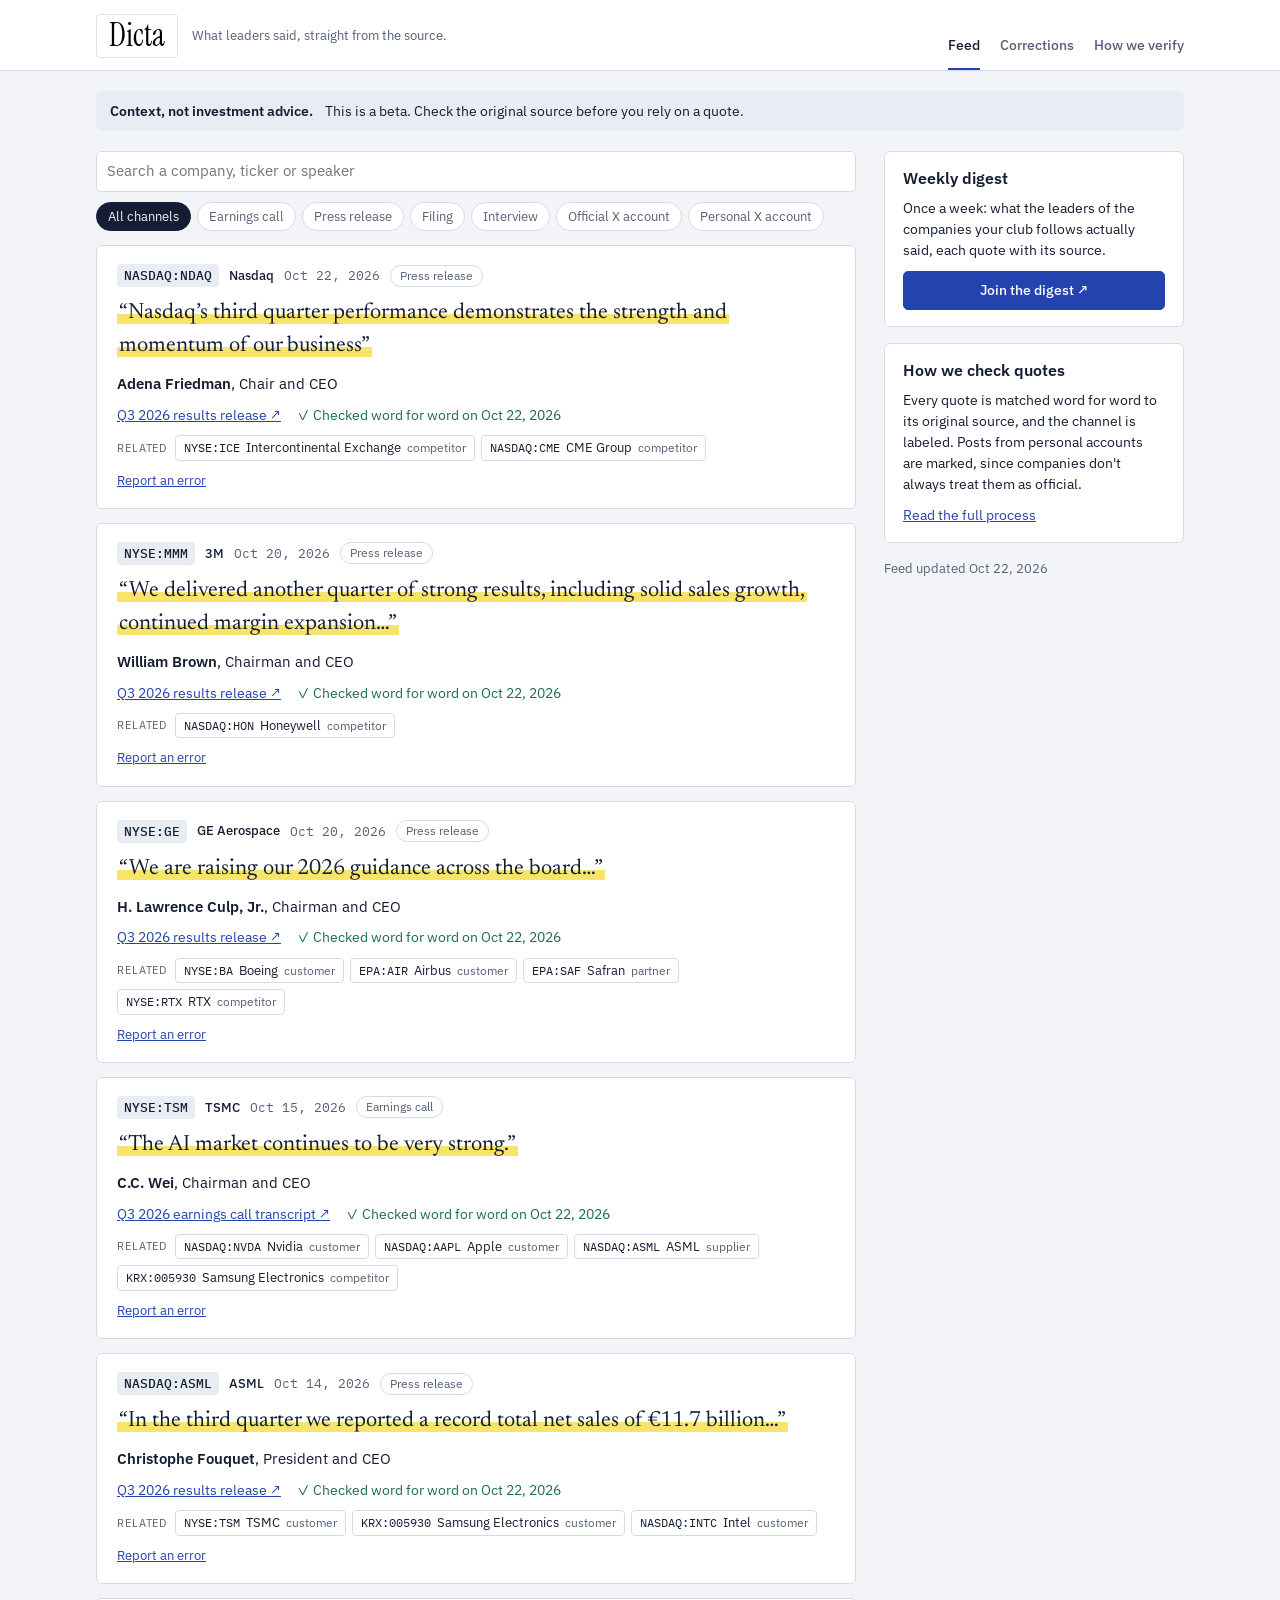
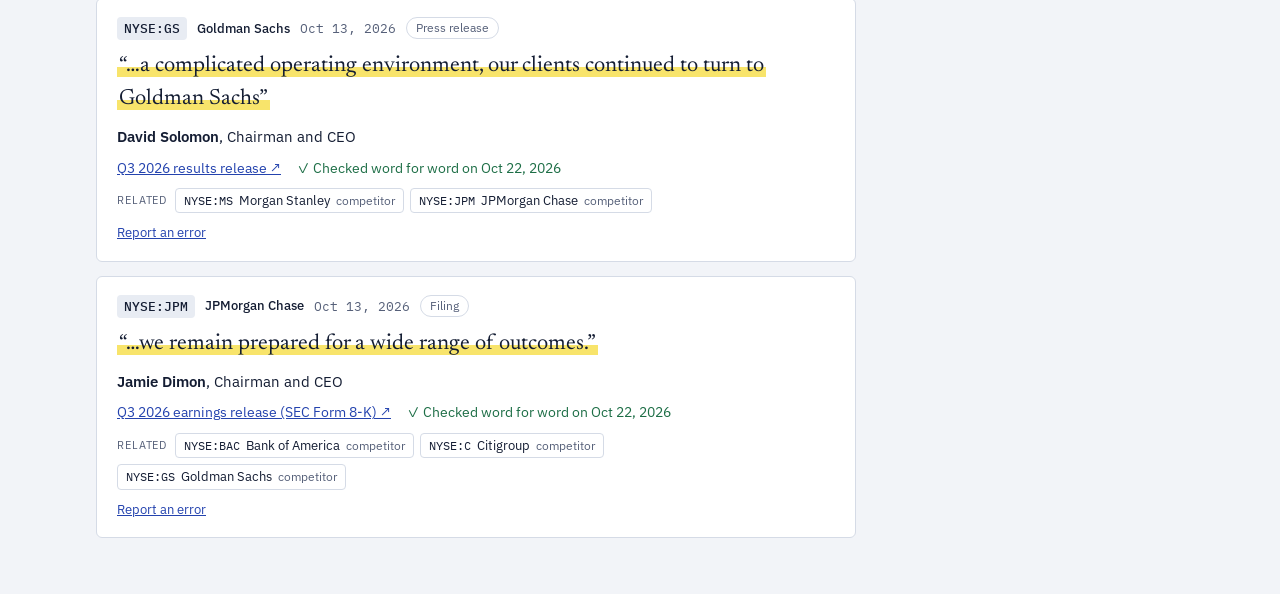
<file: index.html>
<!doctype html>
<html lang="en">
<head>
<meta charset="utf-8">
<meta name="viewport" content="width=device-width, initial-scale=1, viewport-fit=cover">
<title>Dicta</title>
  <link rel="stylesheet" href="https://fonts.googleapis.com/css2?family=Instrument+Serif&display=swap">
<meta name="description" content="What company leaders said, word for word, with the source.">
<link rel="preconnect" href="https://fonts.googleapis.com">
<link rel="preconnect" href="https://fonts.gstatic.com" crossorigin>
<link rel="stylesheet" href="https://fonts.googleapis.com/css2?family=IBM+Plex+Mono:wght@400;500&family=IBM+Plex+Sans:wght@400;500;600&family=Newsreader:ital,opsz,wght@0,6..72,400;0,6..72,500;1,6..72,400&display=swap">
<link rel="stylesheet" href="assets/style.css">
</head>
<body>
<header class="top">
  <div class="top-in">
    <a class="brand" href="#feed">
            <span class="logo">Dicta</span>
      <span class="brand-tag">What leaders said, straight from the source.</span>
    </a>
    <nav class="tabs" aria-label="Sections">
      <a href="#feed" data-view="feed">Feed</a>
      <a href="#corrections" data-view="corrections">Corrections</a>
      <a href="#about" data-view="about">How we verify</a>
    </nav>
  </div>
</header>

<div class="wrap">
  <main id="view-feed" class="view">
    <div class="notice"><b>Context, not investment advice.</b><span>This is a beta. Check the original source before you rely on a quote.</span></div>
    <div class="feed-grid">
      <section class="feed-col" aria-label="Quotes">
        <div class="filters">
          <label class="sr" for="q">Search quotes</label>
          <input id="q" type="search" placeholder="Search a company, ticker or speaker">
          <div class="chips" id="channelChips" role="group" aria-label="Filter by channel"></div>
        </div>
        <div id="feed" class="feed"><div class="empty"><b>Loading quotes…</b></div></div>
      </section>
      <aside class="side">
        <section class="box" id="digestBox" aria-label="Weekly digest"></section>
        <section class="box">
          <h2>How we check quotes</h2>
          <p>Every quote is matched word for word to its original source, and the channel is labeled. Posts from personal accounts are marked, since companies don't always treat them as official.</p>
          <a href="#about">Read the full process</a>
        </section>
        <p class="status" id="updated"></p>
      </aside>
    </div>
  </main>

  <main id="view-corrections" class="view" hidden>
    <div class="page">
      <h1>Corrections</h1>
      <p class="lede">When we get something wrong, we fix it here in the open, with the date.</p>
      <div class="clist" id="corrList"></div>
    </div>
  </main>

  <main id="view-about" class="view" hidden>
    <div class="page">
      <h1>How we verify</h1>
      <p class="lede">Dicta shows what company leaders actually said, so you can read the original instead of someone else's summary of it.</p>
      <ol>
        <li>We take the quote from the original source: an earnings release, filing, call transcript, interview or post.</li>
        <li>A person checks every word against that source before it goes up, and we link to it.</li>
        <li>We keep quotes short and mark trimmed text with "…". The link has the rest.</li>
        <li>We label the channel. Posts on an executive's personal account are marked as personal, because companies don't always treat those as official disclosure.</li>
        <li>We tag related companies, like suppliers, customers and competitors.</li>
        <li>We fix mistakes in the open. Every correction is listed on the Corrections page.</li>
      </ol>
      <h2>Not investment advice</h2>
      <p>Everyone sees the same content. Nothing here is tailored to your holdings, and nothing here tells you to buy or sell.</p>
      <h2>Team trading rule</h2>
      <p id="tradeRule" class="muted">The team's trading rule will be posted here before launch.</p>
      <h2>Contact</h2>
      <p id="contact" class="muted">Contact details coming soon.</p>
    </div>
  </main>
</div>

<script>
(function(){
"use strict";
const $=s=>document.querySelector(s);
const esc=s=>String(s==null?"":s).replace(/[&<>"']/g,c=>({"&":"&amp;","<":"&lt;",">":"&gt;",'"':"&quot;","'":"&#39;"}[c]));
const safeUrl=u=>/^https?:\/\//i.test(String(u||""))?String(u):"#";
const CHANNELS=["Earnings call","Press release","Filing","Interview","Official X account","Personal X account"];
const TONE={confident:{label:"More confident",cls:"good"},same:{label:"About the same",cls:"neutral"},cautious:{label:"More cautious",cls:"warn"}};
const VIEWS=["feed","corrections","about"];
const S={quotes:[],corrections:[],config:{},updated:"",error:"",filter:{q:"",channel:"All"}};

function fmtDate(iso){if(!iso)return"";const p=String(iso).slice(0,10).split("-");if(p.length<3)return esc(iso);const d=new Date(Date.UTC(+p[0],+p[1]-1,+p[2]));if(isNaN(d))return esc(iso);return d.toLocaleDateString("en-US",{month:"short",day:"numeric",year:"numeric",timeZone:"UTC"});}
async function getJSON(path){const r=await fetch(path+"?v="+Date.now(),{cache:"no-store"});if(!r.ok)throw new Error(path+" returned "+r.status);return r.json();}

function route(){
  let v=(location.hash||"#feed").slice(1);if(!VIEWS.includes(v))v="feed";
  VIEWS.forEach(n=>{$("#view-"+n).hidden=n!==v;});
  document.querySelectorAll(".tabs a").forEach(a=>{if(a.dataset.view===v)a.setAttribute("aria-current","page");else a.removeAttribute("aria-current");});
}
function renderChips(){
  $("#channelChips").innerHTML=["All"].concat(CHANNELS).map(c=>`<button type="button" class="chip" data-ch="${esc(c)}" aria-pressed="${S.filter.channel===c}">${esc(c==="All"?"All channels":c)}</button>`).join("");
}
function reportLink(x){
  const c=S.config||{};
  if(c.reportUrl)return `<a href="${esc(safeUrl(c.reportUrl))}" target="_blank" rel="noopener noreferrer">Report an error</a>`;
  if(c.contactEmail)return `<a href="mailto:${esc(c.contactEmail)}?subject=${encodeURIComponent("Possible error: "+x.ticker+" quote, "+x.date)}">Report an error</a><span class="sel">${esc(c.contactEmail)}</span>`;
  return "";
}
function card(x){
  const personal=x.channel==="Personal X account";
  const rel=(x.related||[]).filter(r=>r&&(r.name||r.ticker));
  const t=TONE[x.toneDirection];
  const foot=reportLink(x);
  return `<article class="qcard" id="q-${esc(x.id)}">
    <div class="qmeta"><span class="tick">${esc(x.ticker)}</span><span class="co">${esc(x.company)}</span><time datetime="${esc(x.date)}">${fmtDate(x.date)}</time><span class="chan${personal?" personal":""}">${personal?"Personal X account, not an official channel":esc(x.channel)}</span>${x.correctedAt?`<a class="corr" href="#corrections">Corrected ${fmtDate(x.correctedAt)}</a>`:""}</div>
    <blockquote class="qtext"><span class="hl">&ldquo;${esc(x.text)}&rdquo;</span></blockquote>
    <div class="who"><b>${esc(x.speaker)}</b>${x.role?", "+esc(x.role):""}</div>
    <div class="src"><a href="${esc(safeUrl(x.sourceUrl))}" target="_blank" rel="noopener noreferrer">${esc(x.sourceTitle||"Original source")} &#8599;</a>${x.verifiedAt?`<span class="ver">&#10003; Checked word for word on ${fmtDate(x.verifiedAt)}</span>`:""}</div>
    ${rel.length?`<div class="rel"><span class="rel-l">Related</span>${rel.map(r=>`<span class="rchip">${r.ticker?`<span class="mono">${esc(r.ticker)}</span>`:""}<span>${esc(r.name)}</span>${r.relation?`<i>${esc(r.relation)}</i>`:""}</span>`).join("")}</div>`:""}
    ${t?`<div class="tone"><div class="tone-h"><span class="muted">Wording vs. their past statements</span><span class="pill ${t.cls}">${t.label}</span></div>${x.toneNote?`<p>${esc(x.toneNote)}</p>`:""}<p class="tone-f">Compares wording only. Not a buy or sell signal.</p></div>`:""}
    ${foot?`<div class="foot">${foot}</div>`:""}
  </article>`;
}
function renderFeed(){
  const el=$("#feed");
  if(S.error){el.innerHTML=`<div class="empty"><b>Quotes couldn't load.</b><p>${esc(S.error)}</p></div>`;return;}
  if(!S.quotes.length){el.innerHTML=`<div class="empty"><b>No quotes yet.</b><p>Each quote goes up after a person checks it word for word against the original source.</p></div>`;return;}
  const q=S.filter.q.trim().toLowerCase(),ch=S.filter.channel;
  const items=S.quotes.filter(x=>(ch==="All"||x.channel===ch)&&(!q||[x.company,x.ticker,x.speaker,x.role,x.text].concat((x.related||[]).map(r=>(r.name||"")+" "+(r.ticker||""))).join(" ").toLowerCase().includes(q)));
  el.innerHTML=items.length?items.map(card).join(""):`<div class="empty"><b>No quotes match.</b><button type="button" class="linkbtn" id="clearFilter">Clear the search and filters</button></div>`;
}
function renderSide(){
  const c=S.config||{};
  let h=`<h2>Weekly digest</h2><p>Once a week: what the leaders of the companies your club follows actually said, each quote with its source.</p>`;
  if(c.signupUrl)h+=`<a class="btn" href="${esc(safeUrl(c.signupUrl))}" target="_blank" rel="noopener noreferrer">Join the digest &#8599;</a>`;
  else if(c.contactEmail)h+=`<p>To join, email <span class="sel">${esc(c.contactEmail)}</span></p>`;
  else h+=`<p class="muted">Sign-ups open soon.</p>`;
  $("#digestBox").innerHTML=h;
  $("#updated").textContent=S.updated?`Feed updated ${fmtDate(S.updated).replace(/<[^>]+>/g,"")}`:"";
  if(c.tradingRule){$("#tradeRule").textContent=c.tradingRule;$("#tradeRule").classList.remove("muted");}
  if(c.contactEmail){$("#contact").innerHTML=`Email <span class="sel">${esc(c.contactEmail)}</span>`;$("#contact").classList.remove("muted");}
}
function renderCorrections(){
  const el=$("#corrList");
  el.innerHTML=S.corrections.length?S.corrections.map(c=>`<div class="citem"><div class="qmeta"><time>${fmtDate(c.date)}</time><span class="co">${esc(c.label||"")}</span></div><p>${esc(c.note)}</p></div>`).join(""):`<div class="empty"><b>No corrections yet.</b><p>If we fix a quote, the change will be listed here with the date.</p></div>`;
}
async function load(){
  try{
    const q=await getJSON("data/quotes.json");
    S.quotes=(q.quotes||[]).slice().sort((a,b)=>String(b.date).localeCompare(String(a.date)));
    S.updated=q.updated||"";
  }catch(e){
    S.error=location.protocol==="file:"?"Browsers block the data files when you open this page straight from your computer. Open it through the website address, or run a local server.":"The data file is missing or has a typo. If you just edited data/quotes.json, check it for a missing comma or quote mark.";
    console.error(e);
  }
  try{S.config=await getJSON("data/config.json");}catch(_){S.config={};}
  try{const c=await getJSON("data/corrections.json");S.corrections=(c.corrections||[]).slice().sort((a,b)=>String(b.date).localeCompare(String(a.date)));}catch(_){S.corrections=[];}
  renderFeed();renderSide();renderCorrections();
}
$("#q").addEventListener("input",e=>{S.filter.q=e.target.value;renderFeed();});
$("#channelChips").addEventListener("click",e=>{const b=e.target.closest("[data-ch]");if(!b)return;S.filter.channel=b.dataset.ch;renderChips();renderFeed();});
$("#feed").addEventListener("click",e=>{if(e.target.id==="clearFilter"){S.filter={q:"",channel:"All"};$("#q").value="";renderChips();renderFeed();}});
window.addEventListener("hashchange",route);
route();renderChips();renderSide();renderCorrections();load();
})();
</script>
</body>
</html>
</file>
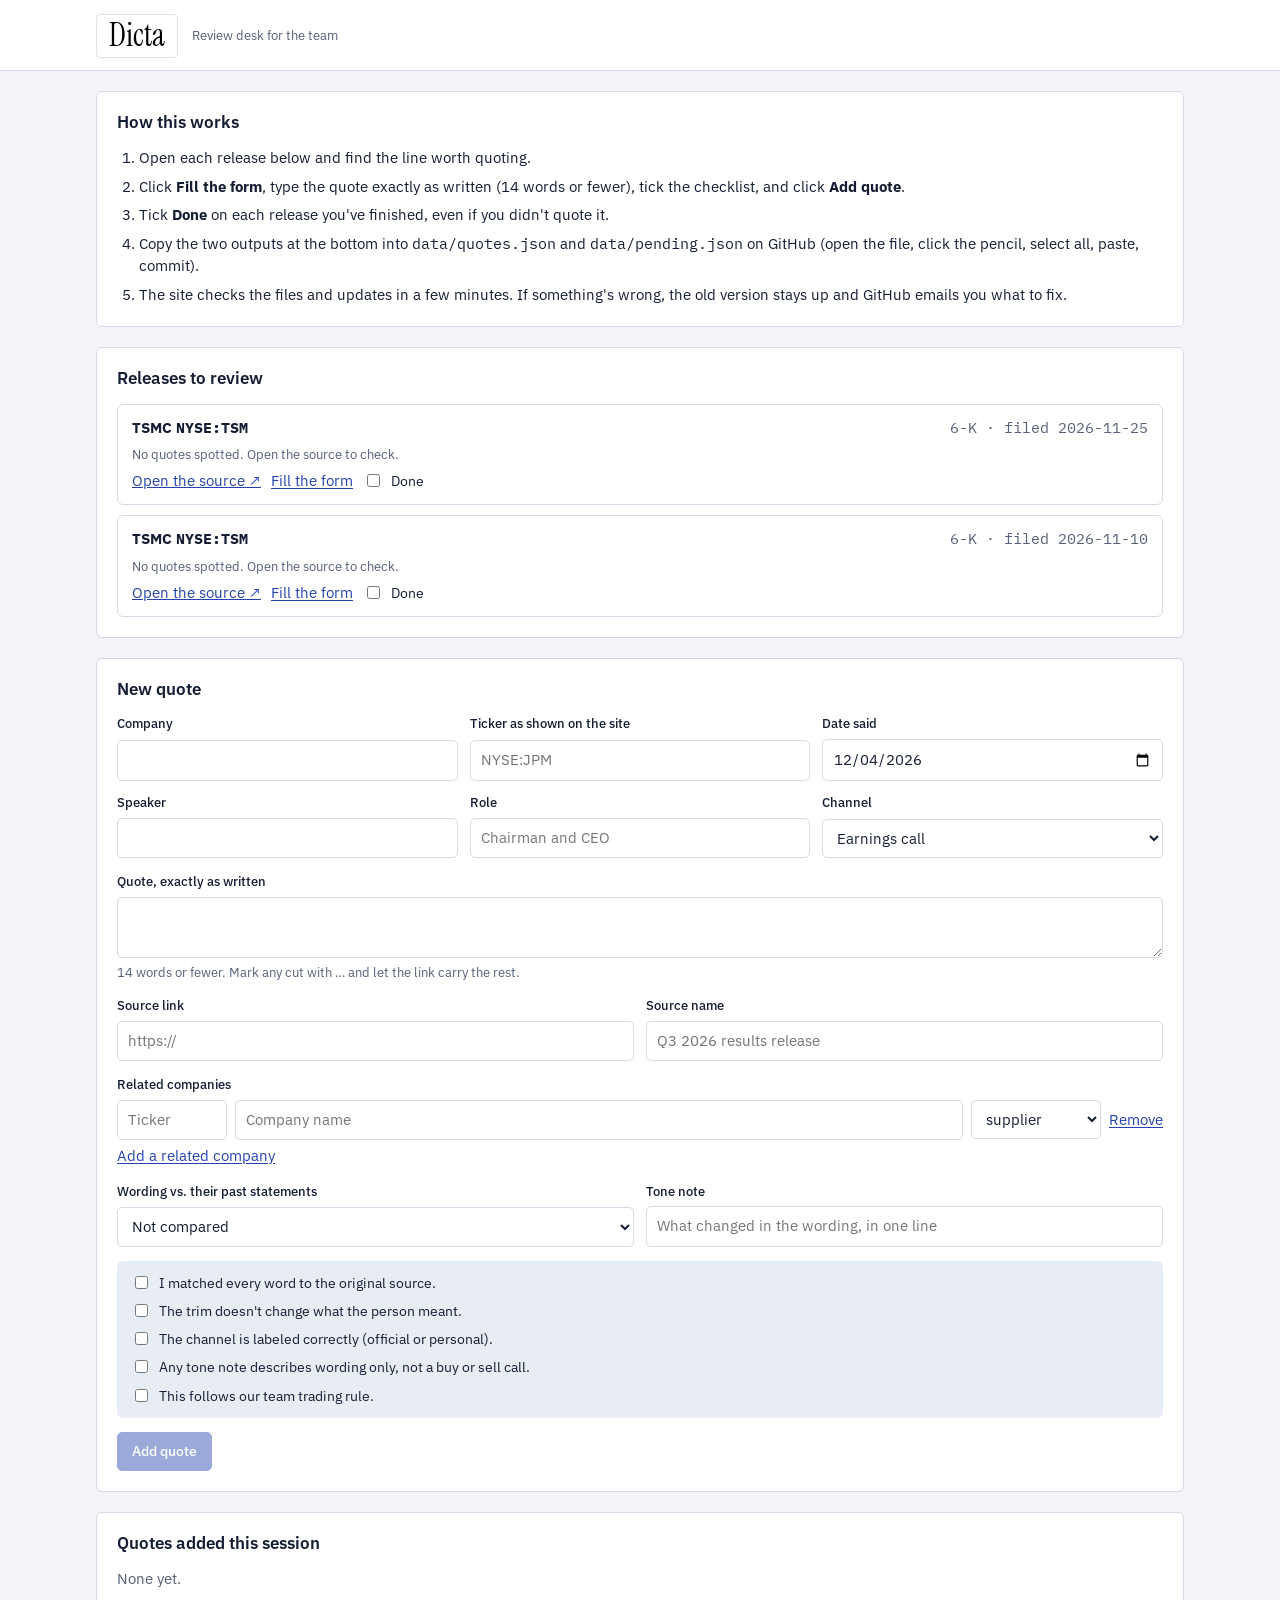
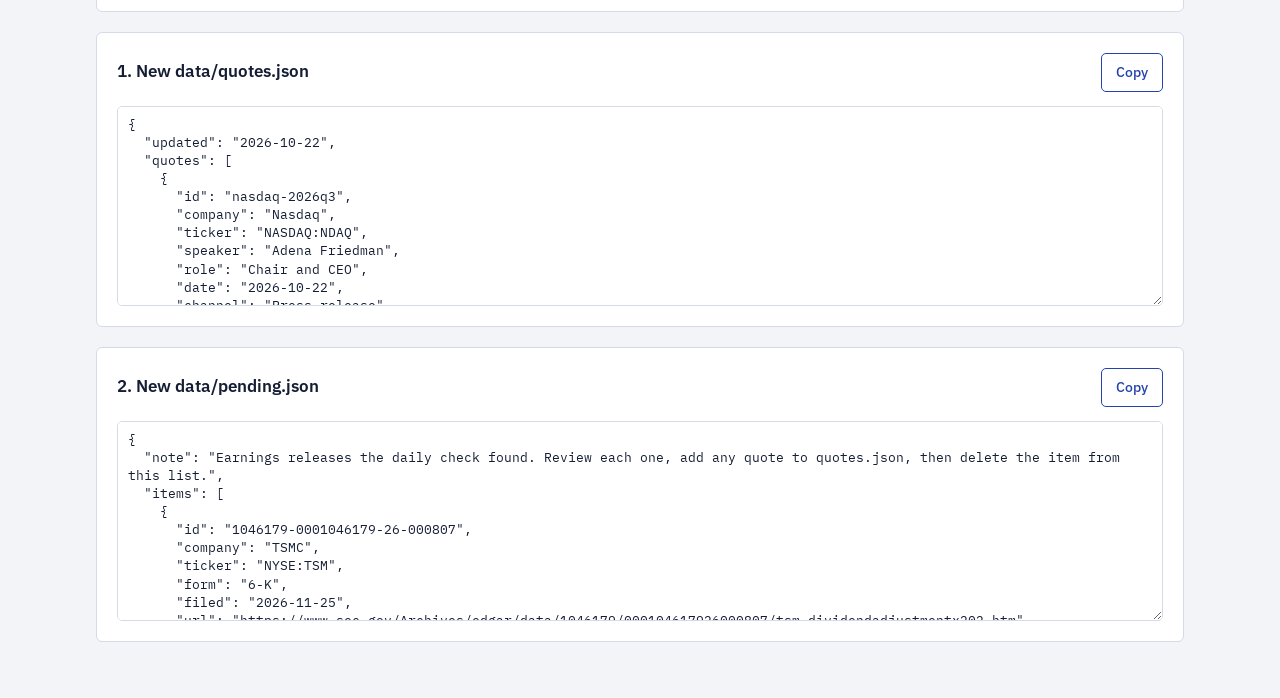
<file: review.html>
<!doctype html>
<html lang="en">
<head>
<meta charset="utf-8">
<meta name="viewport" content="width=device-width, initial-scale=1, viewport-fit=cover">
<meta name="robots" content="noindex">
<title>Dicta Review Desk</title>
  <link rel="stylesheet" href="https://fonts.googleapis.com/css2?family=Instrument+Serif&display=swap">
<link rel="preconnect" href="https://fonts.googleapis.com">
<link rel="preconnect" href="https://fonts.gstatic.com" crossorigin>
<link rel="stylesheet" href="https://fonts.googleapis.com/css2?family=IBM+Plex+Mono:wght@400;500&family=IBM+Plex+Sans:wght@400;500;600&family=Newsreader:ital,opsz,wght@0,6..72,400;0,6..72,500;1,6..72,400&display=swap">
<link rel="stylesheet" href="assets/style.css">
</head>
<body>
<header class="top">
  <div class="top-in">
    <a class="brand" href="./">
           <span class="logo">Dicta</span>
      <span class="brand-tag">Review desk for the team</span>
    </a>
  </div>
</header>

<div class="wrap" style="display:grid;gap:20px">
  <section class="panel">
    <h2>How this works</h2>
    <ol style="margin:0;padding-left:22px;display:grid;gap:6px">
      <li>Open each release below and find the line worth quoting.</li>
      <li>Click <b>Fill the form</b>, type the quote exactly as written (14 words or fewer), tick the checklist, and click <b>Add quote</b>.</li>
      <li>Tick <b>Done</b> on each release you've finished, even if you didn't quote it.</li>
      <li>Copy the two outputs at the bottom into <span class="mono">data/quotes.json</span> and <span class="mono">data/pending.json</span> on GitHub (open the file, click the pencil, select all, paste, commit).</li>
      <li>The site checks the files and updates in a few minutes. If something's wrong, the old version stays up and GitHub emails you what to fix.</li>
    </ol>
  </section>

  <section class="panel">
    <h2>Releases to review</h2>
    <div id="pendingList" style="display:grid;gap:10px"><p class="muted">Loading…</p></div>
  </section>

  <form class="panel" id="quoteForm" novalidate>
    <h2>New quote</h2>
    <div class="grid3">
      <div class="field"><label for="f-company">Company</label><input id="f-company" type="text"></div>
      <div class="field"><label for="f-ticker">Ticker as shown on the site</label><input id="f-ticker" type="text" placeholder="NYSE:JPM"></div>
      <div class="field"><label for="f-date">Date said</label><input id="f-date" type="date"></div>
      <div class="field"><label for="f-speaker">Speaker</label><input id="f-speaker" type="text"></div>
      <div class="field"><label for="f-role">Role</label><input id="f-role" type="text" placeholder="Chairman and CEO"></div>
      <div class="field"><label for="f-channel">Channel</label><select id="f-channel"></select></div>
    </div>
    <div class="field">
      <label for="f-text">Quote, exactly as written</label>
      <textarea id="f-text" rows="2"></textarea>
      <span class="hint" id="f-count">14 words or fewer. Mark any cut with … and let the link carry the rest.</span>
    </div>
    <div class="grid2">
      <div class="field"><label for="f-srcurl">Source link</label><input id="f-srcurl" type="url" placeholder="https://"></div>
      <div class="field"><label for="f-srctitle">Source name</label><input id="f-srctitle" type="text" placeholder="Q3 2026 results release"></div>
    </div>
    <div class="field">
      <span class="lab">Related companies</span>
      <div id="f-related" style="display:grid;gap:8px"></div>
      <div><button type="button" class="linkbtn" id="addRel">Add a related company</button></div>
    </div>
    <div class="grid2">
      <div class="field"><label for="f-tonedir">Wording vs. their past statements</label>
        <select id="f-tonedir"><option value="">Not compared</option><option value="confident">More confident</option><option value="same">About the same</option><option value="cautious">More cautious</option></select>
      </div>
      <div class="field"><label for="f-tonenote">Tone note</label><input id="f-tonenote" type="text" placeholder="What changed in the wording, in one line"></div>
    </div>
    <fieldset class="checklist">
      <legend class="sr">Verification checklist</legend>
      <label class="check"><input type="checkbox" class="chk" id="chk1"> I matched every word to the original source.</label>
      <label class="check"><input type="checkbox" class="chk" id="chk2"> The trim doesn't change what the person meant.</label>
      <label class="check"><input type="checkbox" class="chk" id="chk3"> The channel is labeled correctly (official or personal).</label>
      <label class="check"><input type="checkbox" class="chk" id="chk4"> Any tone note describes wording only, not a buy or sell call.</label>
      <label class="check"><input type="checkbox" class="chk" id="chk5"> This follows our team trading rule.</label>
    </fieldset>
    <div class="row"><button class="btn" type="submit" id="addQuote" disabled>Add quote</button><span class="msg" id="f-msg" role="status"></span></div>
  </form>

  <section class="panel">
    <h2>Quotes added this session</h2>
    <div id="addedList"><p class="muted">None yet.</p></div>
  </section>

  <section class="panel">
    <div class="row" style="justify-content:space-between"><h2>1. New data/quotes.json</h2><button type="button" class="btn ghost" data-copy="out-quotes">Copy</button></div>
    <label class="sr" for="out-quotes">New contents of data/quotes.json</label>
    <textarea id="out-quotes" class="out" rows="10" readonly></textarea>
  </section>
  <section class="panel">
    <div class="row" style="justify-content:space-between"><h2>2. New data/pending.json</h2><button type="button" class="btn ghost" data-copy="out-pending">Copy</button></div>
    <label class="sr" for="out-pending">New contents of data/pending.json</label>
    <textarea id="out-pending" class="out" rows="8" readonly></textarea>
  </section>
</div>
<div class="toast" id="toast" role="status" hidden></div>

<script>
(function(){
"use strict";
const $=s=>document.querySelector(s);
const $$=s=>Array.from(document.querySelectorAll(s));
const esc=s=>String(s==null?"":s).replace(/[&<>"']/g,c=>({"&":"&amp;","<":"&lt;",">":"&gt;",'"':"&quot;","'":"&#39;"}[c]));
const CHANNELS=["Earnings call","Press release","Filing","Interview","Official X account","Personal X account"];
const S={quotes:[],quotesDoc:{},pending:{items:[]},done:new Set(),added:[]};
function today(){const d=new Date();return new Date(d.getTime()-d.getTimezoneOffset()*60000).toISOString().slice(0,10);}
function words(s){return String(s||"").replace(/…/g," ").trim().split(/\s+/).filter(w=>/\w/.test(w)).length;}
let tt;function toast(m){const t=$("#toast");t.textContent=m;t.hidden=false;clearTimeout(tt);tt=setTimeout(()=>{t.hidden=true;},3000);}
async function getJSON(p){const r=await fetch(p+"?v="+Date.now(),{cache:"no-store"});if(!r.ok)throw new Error(p+" "+r.status);return r.json();}

function relRow(r){
  r=r||{};const d=document.createElement("div");d.className="relrow";
  d.innerHTML=`<input class="r-t" type="text" placeholder="Ticker" aria-label="Related ticker" value="${esc(r.ticker||"")}"><input class="r-n" type="text" placeholder="Company name" aria-label="Related company name" value="${esc(r.name||"")}"><select class="r-k" aria-label="Relationship">${["supplier","customer","competitor","partner"].map(k=>`<option${r.relation===k?" selected":""}>${k}</option>`).join("")}</select><button type="button" class="linkbtn r-x">Remove</button>`;
  return d;
}
function resetForm(){$("#quoteForm").reset();$("#f-related").innerHTML="";$("#f-related").appendChild(relRow());$("#f-date").value=today();$("#f-msg").textContent="";updateState();}
function updateState(){
  const n=words($("#f-text").value);
  $("#f-count").textContent=n?`${n} word${n===1?"":"s"}${n>14?". Too long: trim it to 14 or fewer.":""}`:"14 words or fewer. Mark any cut with … and let the link carry the rest.";
  $("#f-count").style.color=n>14?"var(--bad)":"";
  $("#addQuote").disabled=!$$(".chk").every(c=>c.checked);
}
function renderPending(){
  const el=$("#pendingList");const items=S.pending.items||[];
  if(!items.length){el.innerHTML=`<p class="muted">Nothing to review. The daily check adds new releases here on weekday mornings.</p>`;return;}
  el.innerHTML=items.map((it,i)=>`<div class="pend${S.done.has(it.id)?" done":""}">
    <div class="row" style="justify-content:space-between"><b>${esc(it.company)} <span class="mono">${esc(it.ticker)}</span></b><span class="mono muted">${esc(it.form)} · filed ${esc(it.filed)}</span></div>
    <div class="hint">${(it.quotedPeople||[]).length?(it.quotedPeople||[]).map(p=>`${esc(p.speaker)}: “${esc(p.startsWith)}”`).join("<br>"):"No quotes spotted. Open the source to check."}</div>
    <div class="row"><a href="${esc(it.url)}" target="_blank" rel="noopener noreferrer">Open the source ↗</a><button type="button" class="linkbtn" data-fill="${i}">Fill the form</button><label class="check"><input type="checkbox" data-done="${esc(it.id)}"${S.done.has(it.id)?" checked":""}> Done</label></div>
  </div>`).join("");
}
function fillFrom(it){
  resetForm();
  $("#f-company").value=it.company||"";$("#f-ticker").value=it.ticker||"";$("#f-date").value=it.filed||today();
  const sec=/sec\.gov/i.test(it.url||"");
  $("#f-channel").value=sec?"Filing":"Press release";
  $("#f-srcurl").value=it.url||"";
  $("#f-srctitle").value=sec?`Earnings release (SEC Form ${it.form||"8-K"})`:"Results release";
  const p=(it.quotedPeople||[]).find(x=>x.speaker&&x.speaker!=="Check the source");
  if(p)$("#f-speaker").value=p.speaker;
  $("#quoteForm").scrollIntoView({behavior:"smooth",block:"start"});
  $("#f-text").focus({preventScroll:true});
}
function renderAdded(){
  $("#addedList").innerHTML=S.added.length?`<div style="display:grid;gap:8px">${S.added.map((q,i)=>`<div class="pend"><div><b>${esc(q.ticker)}</b> ${esc(q.speaker)}, ${esc(q.date)}</div><div class="hint">“${esc(q.text)}”</div><div><button type="button" class="linkbtn" data-unadd="${i}">Remove</button></div></div>`).join("")}</div>`:`<p class="muted">None yet.</p>`;
  const quotesDoc=Object.assign({},S.quotesDoc,{updated:S.added.length?today():(S.quotesDoc.updated||today()),quotes:S.added.concat(S.quotes)});
  $("#out-quotes").value=JSON.stringify(quotesDoc,null,2)+"\n";
  const pend=Object.assign({},S.pending,{items:(S.pending.items||[]).filter(it=>!S.done.has(it.id))});
  $("#out-pending").value=JSON.stringify(pend,null,2)+"\n";
}
function addQuote(e){
  e.preventDefault();const msg=$("#f-msg");msg.className="msg err";
  const q={company:$("#f-company").value.trim(),ticker:$("#f-ticker").value.trim().toUpperCase(),speaker:$("#f-speaker").value.trim(),role:$("#f-role").value.trim(),date:$("#f-date").value,channel:$("#f-channel").value,
    text:$("#f-text").value.trim().replace(/^[“"]+|[”"]+$/g,""),sourceUrl:$("#f-srcurl").value.trim(),sourceTitle:$("#f-srctitle").value.trim(),
    related:$$("#f-related .relrow").map(r=>({ticker:r.querySelector(".r-t").value.trim().toUpperCase(),name:r.querySelector(".r-n").value.trim(),relation:r.querySelector(".r-k").value})).filter(r=>r.ticker||r.name),
    toneDirection:$("#f-tonedir").value,toneNote:$("#f-tonenote").value.trim(),verifiedAt:today()};
  const missing=[["company","Company"],["ticker","Ticker"],["date","Date"],["speaker","Speaker"],["text","Quote"],["sourceUrl","Source link"]].filter(([k])=>!q[k]).map(([,l])=>l);
  if(missing.length){msg.textContent="Fill in: "+missing.join(", ")+".";return;}
  if(!/^https:\/\//i.test(q.sourceUrl)){msg.textContent="The source link must start with https://";return;}
  if(words(q.text)>14){msg.textContent="The quote is too long. Trim it to 14 words or fewer.";return;}
  q.id=(q.ticker.split(":").pop()+"-"+q.date+"-"+Math.random().toString(36).slice(2,6)).toLowerCase().replace(/[^a-z0-9-]/g,"");
  S.added.unshift(q);renderAdded();resetForm();toast("Added. Copy the outputs below when you're done.");
}
async function copy(id){const el=$("#"+id);try{await navigator.clipboard.writeText(el.value);toast("Copied");}catch(_){el.focus();el.select();toast("Selected. Press Ctrl+C or Cmd+C.");}}

$("#f-channel").innerHTML=CHANNELS.map(c=>`<option>${esc(c)}</option>`).join("");
$("#addRel").addEventListener("click",()=>$("#f-related").appendChild(relRow()));
$("#f-related").addEventListener("click",e=>{const x=e.target.closest(".r-x");if(x)x.closest(".relrow").remove();});
$("#quoteForm").addEventListener("input",updateState);
$("#quoteForm").addEventListener("change",updateState);
$("#quoteForm").addEventListener("submit",addQuote);
$("#pendingList").addEventListener("click",e=>{const b=e.target.closest("[data-fill]");if(b)fillFrom(S.pending.items[+b.dataset.fill]);});
$("#pendingList").addEventListener("change",e=>{const c=e.target.closest("[data-done]");if(!c)return;if(c.checked)S.done.add(c.dataset.done);else S.done.delete(c.dataset.done);renderPending();renderAdded();});
$("#addedList").addEventListener("click",e=>{const b=e.target.closest("[data-unadd]");if(b){S.added.splice(+b.dataset.unadd,1);renderAdded();}});
document.addEventListener("click",e=>{const b=e.target.closest("[data-copy]");if(b)copy(b.dataset.copy);});

(async function(){
  resetForm();
  try{S.quotesDoc=await getJSON("data/quotes.json");S.quotes=S.quotesDoc.quotes||[];}catch(e){$("#pendingList").innerHTML=`<p class="msg err">Couldn't read data/quotes.json. Open this page through the website address, and check the file for typos.</p>`;return;}
  try{S.pending=await getJSON("data/pending.json");}catch(_){S.pending={items:[]};}
  renderPending();renderAdded();
})();
})();
</script>
</body>
</html>
</file>
<file: assets/style.css>
/* Dicta: shared styles for the public site and the review helper.
   Layout: a reading column of source-checked quote cards beside a narrow sidebar. */
:root{
  --paper:#F2F4F8; --surface:#FFFFFF; --sunk:#E8ECF3; --ink:#141D33; --muted:#566079; --line:#D5DBE6;
  --accent:#2443AE; --accent-ink:#FFFFFF; --hl:#F8E46B; --focus:#2443AE;
  --good:#1D6E46; --good-bg:#DFF1E7; --warn:#8A5300; --warn-bg:#FAEBCF; --bad:#9E2F27; --bad-bg:#F8E1DE;
  --f-quote:"Newsreader","Iowan Old Style",Georgia,serif;
  --f-ui:"IBM Plex Sans",system-ui,-apple-system,"Segoe UI",sans-serif;
  --f-data:"IBM Plex Mono",ui-monospace,"SFMono-Regular",Menlo,monospace;
  --r:6px;
  color-scheme:light;
}
@media (prefers-color-scheme: dark){
  :root:not([data-theme="light"]){
    --paper:#0D1320; --surface:#141C2C; --sunk:#1B2437; --ink:#E3E8F2; --muted:#9AA5BD; --line:#28334B;
    --accent:#93A9FF; --accent-ink:#0D1320; --hl:#5E5216; --focus:#93A9FF;
    --good:#7FD3A5; --good-bg:#16301F; --warn:#F0B969; --warn-bg:#36280F; --bad:#F2958C; --bad-bg:#3A1C1A;
    color-scheme:dark;
  }
}
:root[data-theme="dark"]{
  --paper:#0D1320; --surface:#141C2C; --sunk:#1B2437; --ink:#E3E8F2; --muted:#9AA5BD; --line:#28334B;
  --accent:#93A9FF; --accent-ink:#0D1320; --hl:#5E5216; --focus:#93A9FF;
  --good:#7FD3A5; --good-bg:#16301F; --warn:#F0B969; --warn-bg:#36280F; --bad:#F2958C; --bad-bg:#3A1C1A;
  color-scheme:dark;
}
*{box-sizing:border-box}
html{-webkit-text-size-adjust:100%}
body{margin:0;background:var(--paper);color:var(--ink);font-family:var(--f-ui);font-size:15px;line-height:1.5}
a{color:var(--accent)}
h1,h2,h3{text-wrap:balance;margin:0;line-height:1.25}
p{margin:0}
img{max-width:100%}
[hidden]{display:none!important}
button,input,select,textarea{font:inherit;color:inherit}
:focus-visible{outline:2px solid var(--focus);outline-offset:2px}
.sr{position:absolute;width:1px;height:1px;overflow:hidden;clip:rect(0 0 0 0);white-space:nowrap}
.muted{color:var(--muted)}
.mono{font-family:var(--f-data);font-variant-numeric:tabular-nums}

/* Header */
.top{position:sticky;top:0;z-index:5;background:var(--surface);border-bottom:1px solid var(--line)}
.top-in{max-width:1120px;margin:0 auto;padding-left:max(16px,env(safe-area-inset-left,0px));padding-right:max(16px,env(safe-area-inset-right,0px));padding-block:14px 0;display:flex;flex-wrap:wrap;align-items:flex-end;justify-content:space-between;gap:6px 28px}
.brand{display:flex;align-items:center;gap:12px;padding-bottom:12px;text-decoration:none;color:inherit}
.brand-mark{font-family:var(--f-quote);font-size:34px;line-height:1;width:40px;height:40px;display:grid;place-items:center;background:var(--hl);border-radius:4px;padding-top:12px}
.brand-name{font-family:var(--f-quote);font-size:24px;font-weight:500;letter-spacing:-.01em}
.brand-tag{font-size:13px;color:var(--muted)}
.tabs{display:flex;gap:20px;overflow-x:auto;max-width:100%;scrollbar-width:none}
.tabs a{white-space:nowrap;text-decoration:none;color:var(--muted);padding:6px 0 12px;border-bottom:2px solid transparent;font-weight:500;font-size:14px}
.tabs a[aria-current="page"]{color:var(--ink);border-bottom-color:var(--accent)}
.tabs a:hover{color:var(--ink)}

/* Page */
.wrap{max-width:1120px;margin:0 auto;padding-left:max(16px,env(safe-area-inset-left,0px));padding-right:max(16px,env(safe-area-inset-right,0px));padding-block:20px 56px}
.notice{display:flex;flex-wrap:wrap;gap:6px 12px;align-items:baseline;font-size:13.5px;background:var(--sunk);border-radius:var(--r);padding:10px 14px;margin-bottom:20px}
.notice b{font-weight:600}
.feed-grid{display:grid;grid-template-columns:minmax(0,1fr) 300px;gap:28px;align-items:start}
@media (max-width:880px){.feed-grid{grid-template-columns:minmax(0,1fr)}}
.feed-col{display:grid;gap:14px;min-width:0}
.filters{display:grid;gap:10px}
.chips{display:flex;flex-wrap:wrap;gap:6px}
.chip{border:1px solid var(--line);background:var(--surface);border-radius:999px;padding:4px 11px;font-size:13px;cursor:pointer;color:var(--muted)}
.chip[aria-pressed="true"]{background:var(--ink);color:var(--paper);border-color:var(--ink)}
input[type=search],input[type=text],input[type=email],input[type=url],input[type=date],select,textarea{background:var(--surface);border:1px solid var(--line);border-radius:5px;padding:8px 10px;width:100%;min-width:0}
textarea{resize:vertical;line-height:1.45}

/* Quote cards */
.feed{display:grid;gap:14px}
.qcard{background:var(--surface);border:1px solid var(--line);border-radius:var(--r);padding:18px 20px;display:grid;gap:10px;min-width:0}
.qmeta{display:flex;flex-wrap:wrap;align-items:center;gap:6px 10px;font-size:13px;color:var(--muted)}
.tick{font-family:var(--f-data);font-weight:500;font-size:12.5px;background:var(--sunk);color:var(--ink);padding:2px 7px;border-radius:4px}
.co{color:var(--ink);font-weight:500}
time{font-family:var(--f-data);font-size:12.5px}
.chan{border:1px solid var(--line);border-radius:999px;padding:1px 9px;font-size:12px}
.chan.personal{background:var(--warn-bg);color:var(--warn);border-color:transparent}
.corr{font-size:12px}
.qtext{margin:0;font-family:var(--f-quote);font-size:clamp(19px,2.3vw,22px);line-height:1.5;overflow-wrap:anywhere}
.hl{background:linear-gradient(to bottom,transparent 56%,var(--hl) 56%);-webkit-box-decoration-break:clone;box-decoration-break:clone;padding:0 2px}
.who{font-size:14.5px}
.who b{font-weight:600}
.src{display:flex;flex-wrap:wrap;gap:6px 16px;align-items:baseline;font-size:13.5px}
.ver{color:var(--good)}
.rel{display:flex;flex-wrap:wrap;gap:6px;align-items:center;font-size:13px}
.rel-l{font-size:11px;letter-spacing:.08em;text-transform:uppercase;color:var(--muted);margin-right:2px}
.rchip{display:inline-flex;gap:6px;align-items:baseline;border:1px solid var(--line);border-radius:4px;padding:2px 8px}
.rchip .mono{font-size:12px}
.rchip i{font-style:normal;color:var(--muted);font-size:12px}
.tone{background:var(--sunk);border-radius:var(--r);padding:10px 12px;display:grid;gap:6px;font-size:14px}
.tone-h{display:flex;flex-wrap:wrap;gap:8px;align-items:center}
.tone-f{font-size:12.5px;color:var(--muted)}
.foot{display:flex;flex-wrap:wrap;gap:8px 14px;font-size:13px;color:var(--muted)}
.sel{user-select:all;font-family:var(--f-data);font-size:13px}

/* Pills */
.pill{display:inline-block;border-radius:999px;padding:1px 9px;font-size:12px;font-weight:500;white-space:nowrap}
.pill.good{background:var(--good-bg);color:var(--good)}
.pill.warn{background:var(--warn-bg);color:var(--warn)}
.pill.bad{background:var(--bad-bg);color:var(--bad)}
.pill.neutral{background:var(--surface);color:var(--muted);border:1px solid var(--line)}

/* Sidebar */
.side{display:grid;gap:16px;position:sticky;top:110px}
@media (max-width:880px){.side{position:static}}
.box{background:var(--surface);border:1px solid var(--line);border-radius:var(--r);padding:16px 18px;display:grid;gap:10px;font-size:14px}
.box h2{font-size:16px;font-weight:600}
.status{font-size:12.5px;color:var(--muted)}

/* Buttons */
.btn{display:inline-flex;justify-content:center;align-items:center;gap:6px;background:var(--accent);color:var(--accent-ink);border:1px solid var(--accent);border-radius:5px;padding:8px 14px;font-weight:500;cursor:pointer;text-decoration:none;font-size:14px}
.btn:disabled{opacity:.45;cursor:not-allowed}
.btn.ghost{background:transparent;color:var(--accent)}
.linkbtn{background:none;border:none;padding:0;color:var(--accent);cursor:pointer;text-decoration:underline;text-underline-offset:2px;font-size:inherit}
.row{display:flex;flex-wrap:wrap;gap:10px;align-items:center}

/* Long-form pages */
.page{max-width:720px;display:grid;gap:18px}
.page h1{font-family:var(--f-quote);font-size:30px;font-weight:500}
.page h2{font-size:18px;font-weight:600}
.page ol{margin:0;padding-left:22px;display:grid;gap:8px}
.page .lede{font-size:16px;color:var(--muted)}
.clist{display:grid;gap:10px}
.citem{background:var(--surface);border:1px solid var(--line);border-radius:var(--r);padding:12px 16px;display:grid;gap:4px}
.empty{background:var(--surface);border:1px dashed var(--line);border-radius:var(--r);padding:24px;display:grid;gap:8px;justify-items:start;color:var(--muted)}
.empty b{color:var(--ink)}

/* Review helper */
.panel{background:var(--surface);border:1px solid var(--line);border-radius:var(--r);padding:20px;display:grid;gap:14px;min-width:0}
.panel h2{font-size:17px;font-weight:600}
.grid2{display:grid;grid-template-columns:repeat(2,minmax(0,1fr));gap:12px}
.grid3{display:grid;grid-template-columns:repeat(3,minmax(0,1fr));gap:12px}
@media (max-width:640px){.grid2,.grid3{grid-template-columns:minmax(0,1fr)}}
.field{display:grid;gap:5px;min-width:0}
.field label,.field .lab{font-size:13px;font-weight:500}
.hint{font-size:12.5px;color:var(--muted)}
.relrow{display:grid;grid-template-columns:110px minmax(0,1fr) 130px auto;gap:8px;align-items:center}
@media (max-width:640px){.relrow{grid-template-columns:minmax(0,1fr) minmax(0,1fr)}}
.checklist{display:grid;gap:8px;background:var(--sunk);border-radius:var(--r);padding:12px 14px;border:0;margin:0}
.check{display:flex;gap:8px;align-items:flex-start;font-size:13.5px}
.check input{margin-top:3px}
.msg{font-size:13.5px}
.msg.err{color:var(--bad)}
.msg.ok{color:var(--good)}
.out{font-family:var(--f-data);font-size:12.5px;min-height:200px}
.pend{border:1px solid var(--line);border-radius:var(--r);padding:12px 14px;display:grid;gap:6px}
.pend.done{opacity:.55}
.toast{position:fixed;left:50%;transform:translateX(-50%);bottom:calc(16px + env(safe-area-inset-bottom,0px));background:var(--ink);color:var(--paper);padding:10px 16px;border-radius:6px;font-size:14px;z-index:20;max-width:calc(100% - 32px)}
@media (prefers-reduced-motion:no-preference){.qcard{transition:border-color .15s}.qcard:hover{border-color:var(--muted)}}

/* Text logo: Instrument Serif, black on white in both light and dark mode */
.brand{flex-wrap:wrap;gap:6px 14px}
.logo{font-family:"Instrument Serif",Georgia,"Times New Roman",serif;font-weight:400;font-size:32px;line-height:1;letter-spacing:0;color:#000000;background:#FFFFFF;border:1px solid #E3E3E3;border-radius:4px;padding:4px 12px 6px}
</file>
